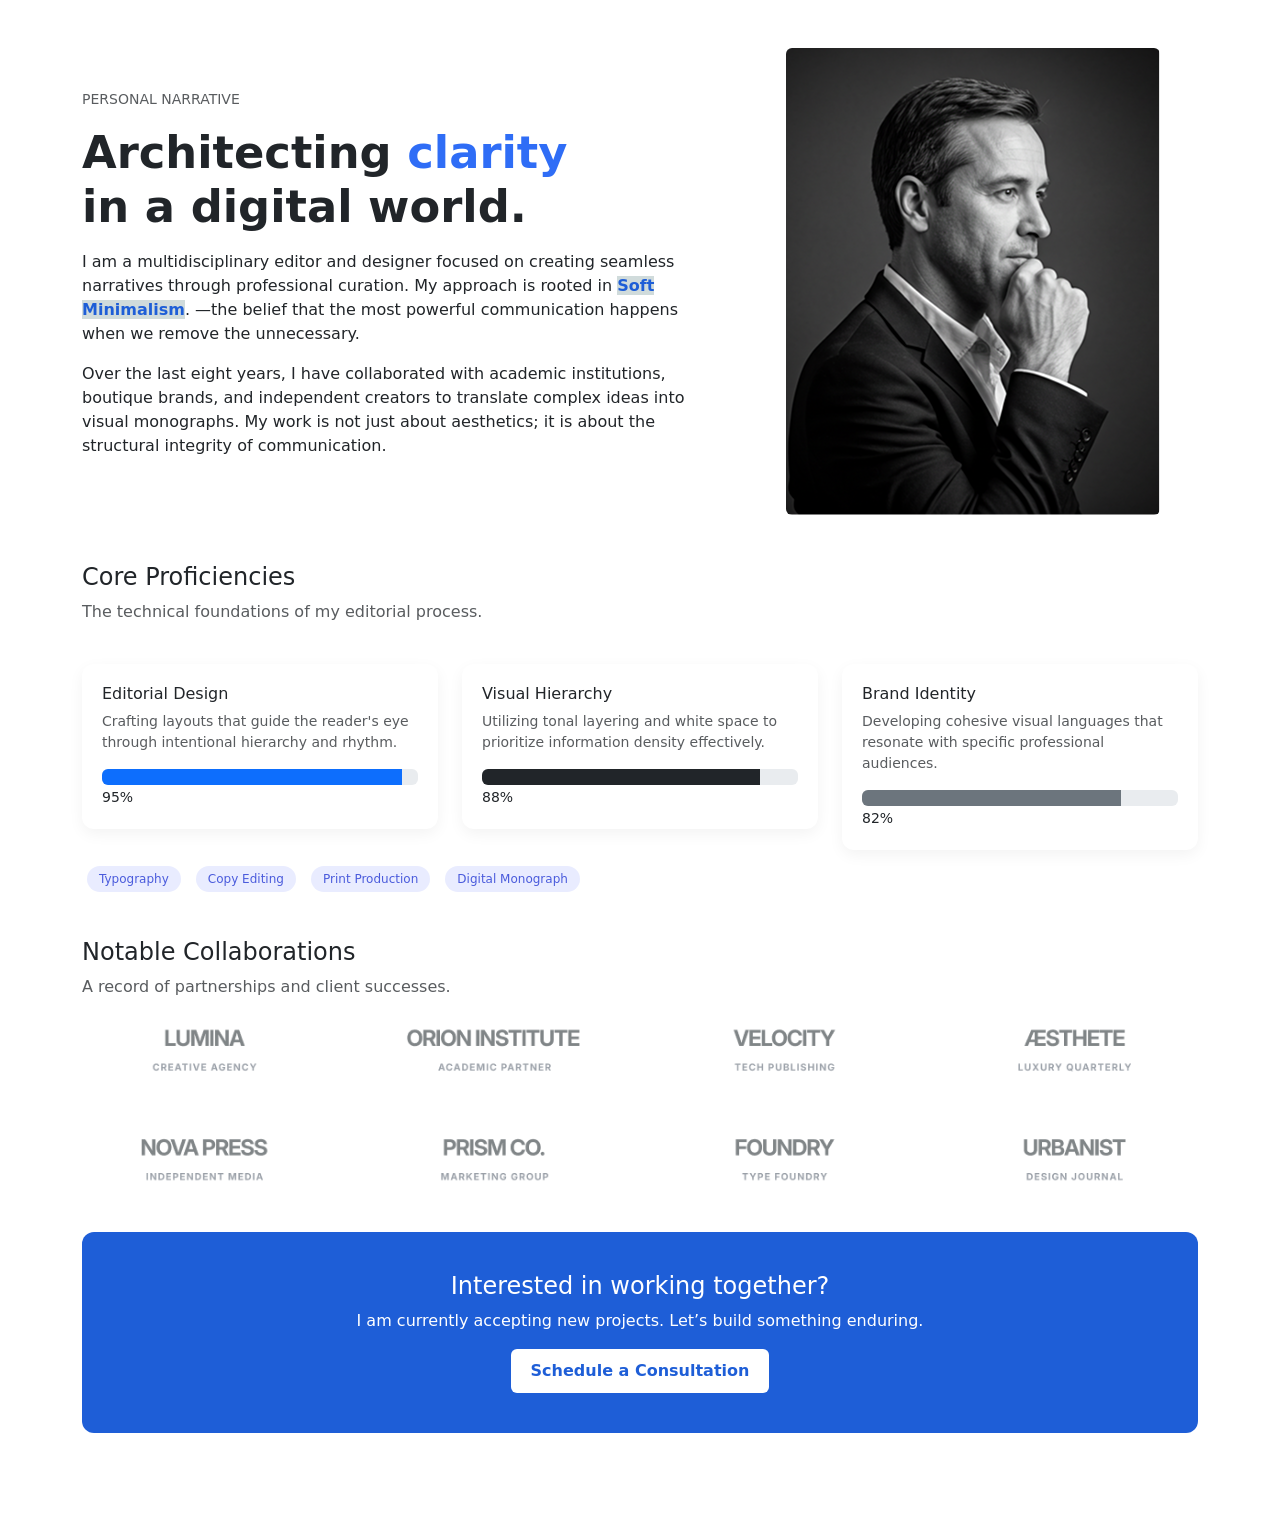
<file: index.html>
<!DOCTYPE html>
<html lang="en">

<head>
    <meta charset="UTF-8">
    <meta name="viewport" content="width=device-width, initial-scale=1">
    <title>Portfolio</title>
    <link rel="stylesheet" href="style.css">
    <link rel="stylesheet" href="bootstrap.min.css">

</head>

<body>

    <div class="container py-5">

        <!-- HERO SECTION -->
        <div class="row align-items-center mb-5">
            <div class="col-lg-7">
                <p class="text-uppercase text-muted small">Personal Narrative</p>

                <h1 class="hero-title">
                    Architecting <span>clarity</span><br>in a digital world.
                </h1>

                <p class="mt-3">

                    I am a multidisciplinary editor and designer focused on creating seamless narratives
                    through professional curation. My approach is rooted in
                    <strong style="color: #1e5ed7; background-color: rgb(208, 219, 219);">Soft Minimalism</strong>.
                    —the belief that
                    the most powerful communication happens when we remove the unnecessary.
                </p>

                <p>
                    Over the last eight years, I have collaborated with academic institutions, boutique brands,
                    and independent creators to translate complex ideas into visual monographs. My work is
                    not just about aesthetics; it is about the structural integrity of communication.
                </p>
            </div>

            <div class="col-lg-5 text-center">
                <img src="/scr/[base64].png"
                    class="img-fluid rounded" alt="Profile">
            </div>
        </div>

        <!-- CORE PROFICIENCIES -->
        <div class="mb-5">
            <h4>Core Proficiencies</h4>
            <p class="text-muted">The technical foundations of my editorial process.</p>

            <div class="row g-4 mt-3">

                <div class="col-md-4">
                    <div class="card-custom">
                        <h6>Editorial Design</h6>
                        <p class="small text-muted">Crafting layouts that guide the reader's eye
                            through intentional hierarchy and rhythm.</p>
                        <div class="progress">
                            <div class="progress-bar bg-primary" style="width: 95%"></div>
                        </div>
                        <small>95%</small>
                    </div>
                </div>

                <div class="col-md-4">
                    <div class="card-custom">
                        <h6>Visual Hierarchy</h6>
                        <p class="small text-muted">Utilizing tonal layering and white space to
                            prioritize information density effectively.</p>
                        <div class="progress">
                            <div class="progress-bar bg-dark" style="width: 88%"></div>
                        </div>
                        <small>88%</small>
                    </div>
                </div>

                <div class="col-md-4">
                    <div class="card-custom">
                        <h6>Brand Identity</h6>
                        <p class="small text-muted">Developing cohesive visual languages that
                            resonate with specific professional audiences.</p>
                        <div class="progress">
                            <div class="progress-bar bg-secondary" style="width: 82%"></div>
                        </div>
                        <small>82%</small>
                    </div>
                </div>

            </div>

            <div class="mt-3">
                <span class="badge-soft">Typography</span>
                <span class="badge-soft">Copy Editing</span>
                <span class="badge-soft">Print Production</span>
                <span class="badge-soft">Digital Monograph</span>
            </div>
        </div>
        <!-- COLLABORATIONS -->
        <div class="mb-5">
            <h4>Notable Collaborations</h4>
            <p class="text-muted">A record of partnerships and client successes.</p>

            <div class="row text-center mt-4">

                <img src="/scr/Container.png" alt="">
            </div>
        </div>

        <!-- CTA -->
        <div class="cta mb-5">
            <h4>Interested in working together?</h4>
            <p>I am currently accepting new projects. Let’s build something enduring.</p>
            <button>Schedule a Consultation</button>
        </div>




    </div>



    <script src="/bootstrap.min.js"></script>
</body>

</html>
</file>
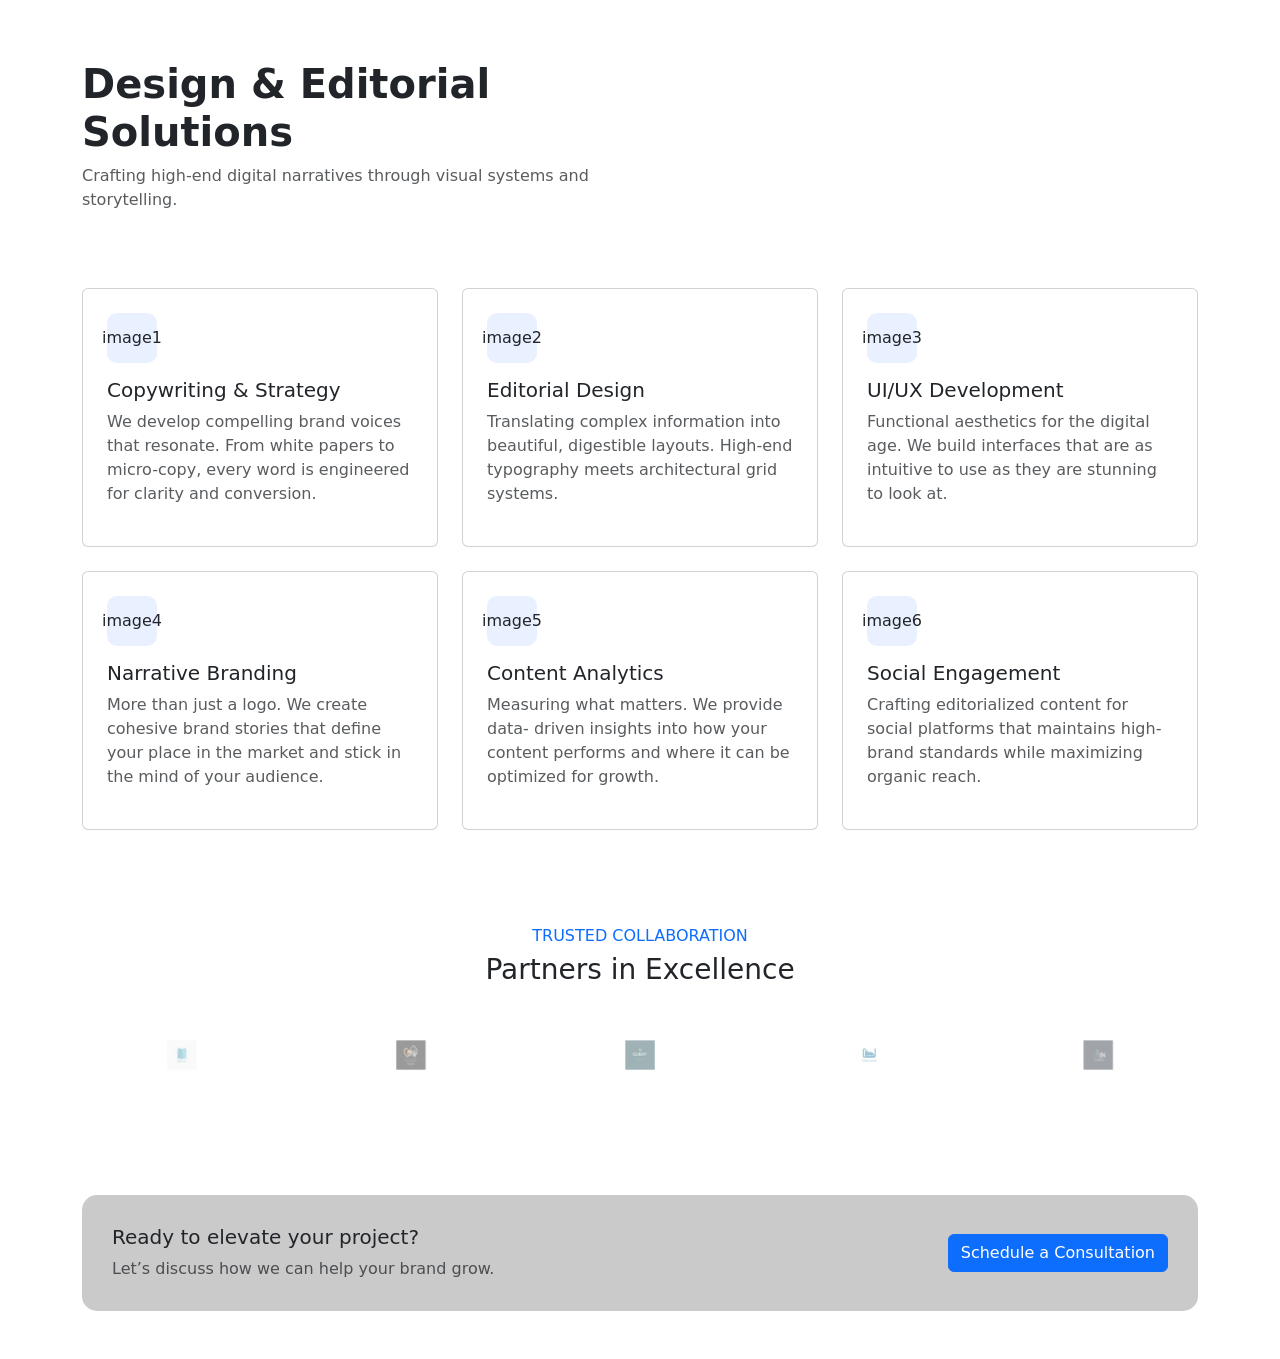
<file: indexone.html>
<!DOCTYPE html>
<html lang="en">

<head>
    <meta charset="UTF-8">
    <meta name="viewport" content="width=device-width, initial-scale=1">
    <title>Portfolio</title>

    <link rel="stylesheet" href="style.css">
    <link rel="stylesheet" href="bootstrap.min.css">





</head>

<body>

    <div class="container">

        <!-- HERO -->
        <section class="hero text-center text-md-start">
            <div class="row align-items-center">
                <div class="col-md-6">
                    <h1>Design & Editorial Solutions</h1>
                    <p class="text-muted">
                        Crafting high-end digital narratives through visual systems and storytelling.
                    </p>
                </div>
            </div>
        </section>

        <!-- SERVICES -->
        <section class="pb-5">
            <div class="row g-4">

                <!-- Card 1 -->
                <div class="col-md-4">
                    <div class="card p-4">
                        <div class="icon-box">image1</div>
                        <h5>Copywriting & Strategy</h5>
                        <p class="text-muted">We develop compelling brand voices that
                            resonate. From white papers to micro-copy,
                            every word is engineered for clarity and
                            conversion.</p>
                    </div>
                </div>

                <!-- Card 2 -->
                <div class="col-md-4">
                    <div class="card p-4">
                        <div class="icon-box">image2</div>
                        <h5>Editorial Design</h5>
                        <p class="text-muted">
                            Translating complex information into
                            beautiful, digestible layouts. High-end
                            typography meets architectural grid systems.
                        </p>
                    </div>
                </div>

                <!-- Card 3 -->
                <div class="col-md-4">
                    <div class="card p-4">
                        <div class="icon-box">image3</div>
                        <h5>UI/UX Development</h5>
                        <p class="text-muted">
                            Functional aesthetics for the digital age. We
                            build interfaces that are as intuitive to use as
                            they are stunning to look at.

                        </p>
                    </div>
                </div>

                <!-- Card 4 -->
                <div class="col-md-4">
                    <div class="card p-4">
                        <div class="icon-box">image4</div>
                        <h5>Narrative Branding</h5>
                        <p class="text-muted">
                            More than just a logo. We create cohesive
                            brand stories that define your place in the
                            market and stick in the mind of your
                            audience.
                        </p>
                    </div>
                </div>

                <!-- Card 5 -->
                <div class="col-md-4">
                    <div class="card p-4">
                        <div class="icon-box">image5</div>
                        <h5>Content Analytics</h5>
                        <p class="text-muted">
                            Measuring what matters. We provide data-
                            driven insights into how your content
                            performs and where it can be optimized for
                            growth.
                        </p>
                    </div>
                </div>

                <!-- Card 6 -->
                <div class="col-md-4">
                    <div class="card p-4">
                        <div class="icon-box">image6</div>
                        <h5>Social Engagement</h5>
                        <p class="text-muted">
                            Crafting editorialized content for social
                            platforms that maintains high-brand
                            standards while maximizing organic reach.
                        </p>
                    </div>
                </div>

            </div>
        </section>

        <!-- PARTNERS -->
        <section class="text-center py-5">
            <h6 class="text-primary">TRUSTED COLLABORATION</h6>
            <h3>Partners in Excellence</h3>
            <div class="row mt-4">
                <img src="/scr/contertwo.png" alt="">
            </div>
        </section>

        <!-- CTA -->
        <section class="cta-two my-5 d-flex justify-content-between align-items-center flex-column flex-md-row">
            <div>
                <h5>Ready to elevate your project?</h5>
                <p class="text-muted mb-0">Let’s discuss how we can help your brand grow.</p>
            </div>
            <a href="#" class="btn btn-primary mt-3 mt-md-0">Schedule a Consultation</a>
        </section>

    </div>



    <script src="/bootstrap.min.js"></script>
</body>

</html>
</file>
<file: style.css>
body {
            font-family:  sans-serif;
            background-color: #f5f7fa;
            color: #333;
}

 .hero-title {
            font-size: 2.8rem;
            font-weight: 600;
 }

 .hero-title span {
            color: #2f6df6;
}

 .card-custom {
            border: none;
            border-radius: 12px;
            padding: 20px;
            background: #fff;
            box-shadow: 0 5px 15px rgba(0, 0, 0, 0.05);
}

 .progress {
            height: 6px;
            border-radius: 10px;
 }

.badge-soft {
            background: #e9ecff;
            color: #4a5bdc;
            padding: 6px 12px;
            border-radius: 20px;
            font-size: 12px;
            margin: 5px;
 }

 .cta {
            background: #1e5ed7;
            color: white;
            border-radius: 12px;
            padding: 40px;
            text-align: center;
 }

 .cta button {
            background: white;
            color: #1e5ed7;
            border: none;
            padding: 10px 20px;
            border-radius: 6px;
            font-weight: 600;
 }
 /* service section css */

.hero {
            padding: 60px 0; 
 }

.hero h1 {
            font-weight: 700;
}

.card {
            border: none;
            border-radius: 15px;
            transition: 0.3s;
}

.card:hover {
            transform: translateY(-5px);
            box-shadow: 0 10px 25px rgba(0, 0, 0, 0.1);
}

 .icon-box {
            width: 50px;
            height: 50px;
            background: #e9f0ff;
            border-radius: 10px;
            display: flex;
            align-items: center;
            justify-content: center;
            margin-bottom: 15px;
 }

 .cta-two {
            background: #cbcaca;
            border-radius: 15px;
            padding: 30px;
}
</file>
